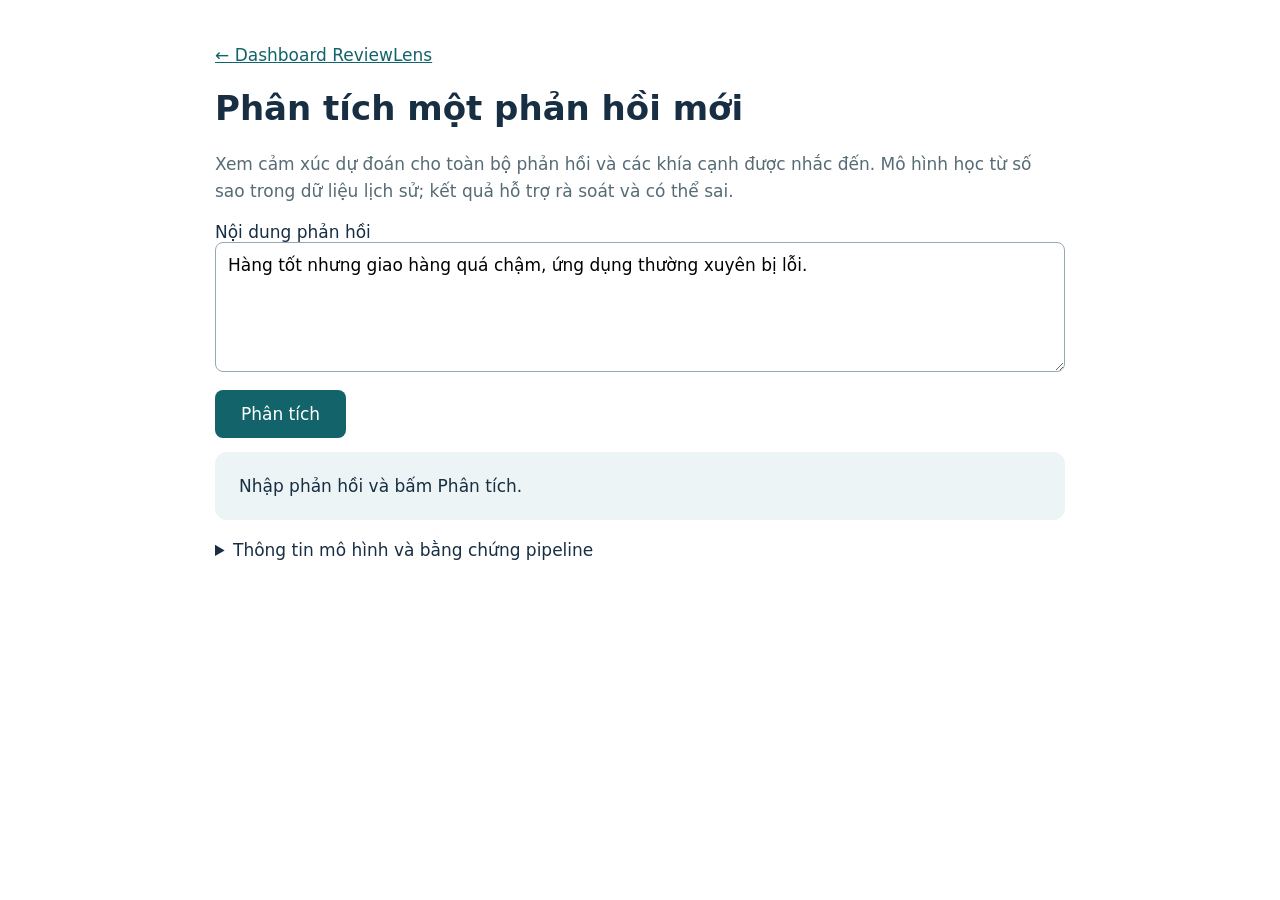
<file: ReviewLens/dashboard/web/demo.html>
<!doctype html><html lang="vi"><meta charset="utf-8"><meta name="viewport" content="width=device-width,initial-scale=1"><title>ReviewLens Phân tích phản hồi</title><style>body{font:17px system-ui;max-width:850px;margin:45px auto;padding:0 24px;color:#172e43}textarea{width:100%;height:130px;padding:12px;font:inherit;box-sizing:border-box;border:1px solid #94a9b0;border-radius:8px}button{background:#12636a;color:white;border:0;padding:14px 26px;font:inherit;border-radius:8px;margin:14px 0;cursor:pointer}pre{white-space:pre-wrap;overflow-wrap:anywhere;font-size:13px;background:#edf4f5;padding:20px}a{color:#12636a}.note{color:#566b76;line-height:1.6}.panel{padding:24px;background:#edf4f5;border-radius:12px}.tag{display:inline-block;margin:5px 8px 4px 0;border:1px solid #9bbfc2;border-radius:20px;padding:5px 12px}h2{margin:0 0 14px}details{margin:20px 0}</style><a href="/">← Dashboard ReviewLens</a><h1>Phân tích một phản hồi mới</h1><p class="note">Xem cảm xúc dự đoán cho toàn bộ phản hồi và các khía cạnh được nhắc đến. Mô hình học từ số sao trong dữ liệu lịch sử; kết quả hỗ trợ rà soát và có thể sai.</p><form><label for="review">Nội dung phản hồi</label><textarea id="review" maxlength="5000" required>Hàng tốt nhưng giao hàng quá chậm, ứng dụng thường xuyên bị lỗi.</textarea><button>Phân tích</button></form><section id="result" class="panel" aria-live="polite">Nhập phản hồi và bấm Phân tích.</section><details><summary>Thông tin mô hình và bằng chứng pipeline</summary><p class="note">TF-IDF + LR/SVM huấn luyện bằng Spark từ HDFS. Nhãn 1–2 sao là tiêu cực, 4–5 sao là tích cực; bỏ 3 sao. Khía cạnh được nhận diện theo luật đề cập; cảm xúc không được gán riêng cho từng khía cạnh.</p><pre id="technical-result"></pre></details><script>const names={delivery:'Vận chuyển',product:'Sản phẩm',app:'Ứng dụng',support:'Hỗ trợ',payment:'Thanh toán',promotion:'Giá và khuyến mãi',returns:'Đổi trả và hoàn tiền'};document.querySelector('form').onsubmit=async e=>{e.preventDefault();const box=document.querySelector('#result'),details=document.querySelector('#technical-result');box.textContent='Đang phân tích...';details.textContent='';try{const r=await fetch('/api/predict',{method:'POST',headers:{'Content-Type':'application/json'},body:JSON.stringify({review:document.querySelector('#review').value})});const d=await r.json();if(!r.ok)throw Error(d.error||'Không phân tích được phản hồi.');details.textContent=JSON.stringify(d,null,2);box.replaceChildren();const h=document.createElement('h2');h.textContent='Cảm xúc dự đoán: '+({negative:'Tiêu cực',positive:'Tích cực',uncertain:'Chưa xác định'}[d.sentiment]||'Chưa xác định');box.append(h);const label=document.createElement('p');label.textContent='Khía cạnh được nhắc đến';box.append(label);for(const a of d.aspects_mentioned){const tag=document.createElement('span');tag.className='tag';tag.textContent=names[a]||a;box.append(tag)}if(!d.aspects_mentioned.length){const p=document.createElement('p');p.textContent='Chưa tìm thấy khía cạnh theo bộ luật hiện tại.';box.append(p)}const n=document.createElement('p');n.className='note';n.textContent='Một phản hồi có thể vừa khen vừa chê. Cảm xúc trên đây áp dụng cho toàn review, chưa xác nhận cảm xúc của từng khía cạnh.';box.append(n)}catch(e){box.textContent=e.message}};</script></html>
</file>
